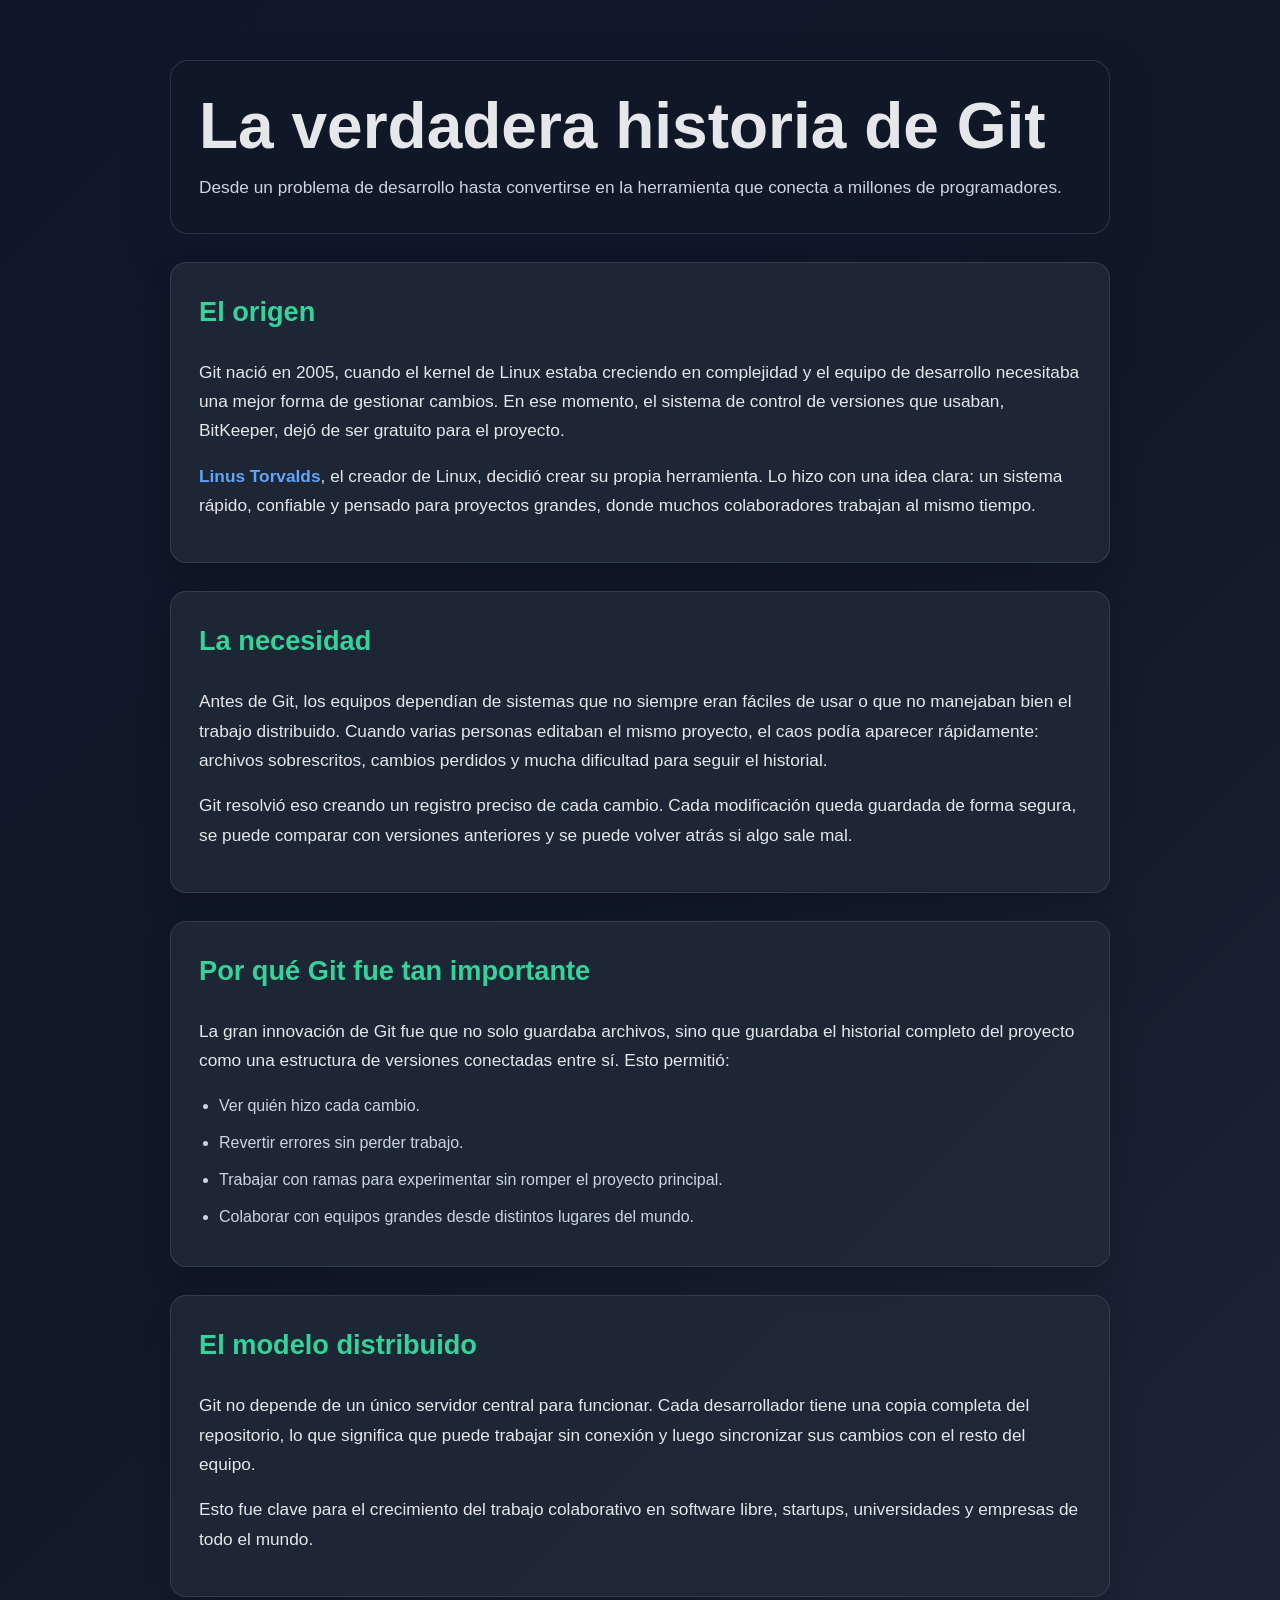
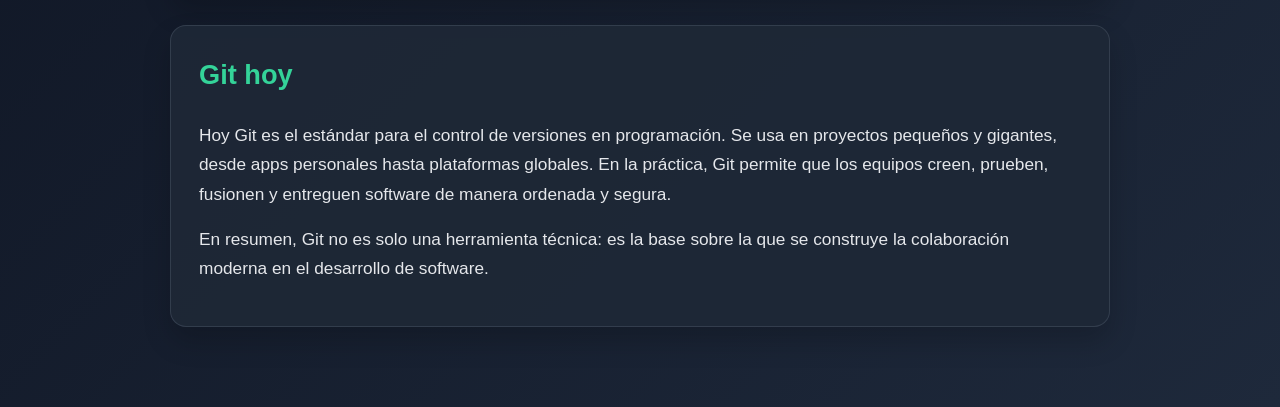
<file: index.html>
<!DOCTYPE html>
<html lang="en">

<head>
	<meta charset="UTF-8">
	<meta name="viewport" content="width=device-width, initial-scale=1.0">
	<title>La historia de Git</title>
	<link rel="stylesheet" href="style.css">
</head>

<body>
	
	<main>
		<header>
			<h1>La verdadera historia de Git</h1>
			<p class="subtitle">Desde un problema de desarrollo hasta convertirse en la herramienta que conecta a
				millones de programadores.</p>
		</header>

		<section>
			<h2>El origen</h2>
			<p>Git nació en 2005, cuando el kernel de Linux estaba creciendo en complejidad y el equipo de desarrollo
				necesitaba una mejor forma de gestionar cambios. En ese momento, el sistema de control de versiones que
				usaban, BitKeeper, dejó de ser gratuito para el proyecto.</p>
			<p><span class="highlight">Linus Torvalds</span>, el creador de Linux, decidió crear su propia herramienta.
				Lo hizo con una idea clara: un sistema rápido, confiable y pensado para proyectos grandes, donde muchos
				colaboradores trabajan al mismo tiempo.</p>
		</section>

		<section>
			<h2>La necesidad</h2>
			<p>Antes de Git, los equipos dependían de sistemas que no siempre eran fáciles de usar o que no manejaban
				bien el trabajo distribuido. Cuando varias personas editaban el mismo proyecto, el caos podía aparecer
				rápidamente: archivos sobrescritos, cambios perdidos y mucha dificultad para seguir el historial.</p>
			<p>Git resolvió eso creando un registro preciso de cada cambio. Cada modificación queda guardada de forma
				segura, se puede comparar con versiones anteriores y se puede volver atrás si algo sale mal.</p>
		</section>

		<section>
			<h2>Por qué Git fue tan importante</h2>
			<p>La gran innovación de Git fue que no solo guardaba archivos, sino que guardaba el historial completo del
				proyecto como una estructura de versiones conectadas entre sí. Esto permitió:</p>
			<ul>
				<li>Ver quién hizo cada cambio.</li>
				<li>Revertir errores sin perder trabajo.</li>
				<li>Trabajar con ramas para experimentar sin romper el proyecto principal.</li>
				<li>Colaborar con equipos grandes desde distintos lugares del mundo.</li>
			</ul>
		</section>

		<section>
			<h2>El modelo distribuido</h2>
			<p>Git no depende de un único servidor central para funcionar. Cada desarrollador tiene una copia completa
				del repositorio, lo que significa que puede trabajar sin conexión y luego sincronizar sus cambios con el
				resto del equipo.</p>
			<p>Esto fue clave para el crecimiento del trabajo colaborativo en software libre, startups, universidades y
				empresas de todo el mundo.</p>
		</section>

		<section>
			<h2>Git hoy</h2>
			<p>Hoy Git es el estándar para el control de versiones en programación. Se usa en proyectos pequeños y
				gigantes, desde apps personales hasta plataformas globales. En la práctica, Git permite que los equipos
				creen, prueben, fusionen y entreguen software de manera ordenada y segura.</p>
			<p>En resumen, Git no es solo una herramienta técnica: es la base sobre la que se construye la colaboración
				moderna en el desarrollo de software.</p>
		</section>
	</main>
</body>

</html>
</file>
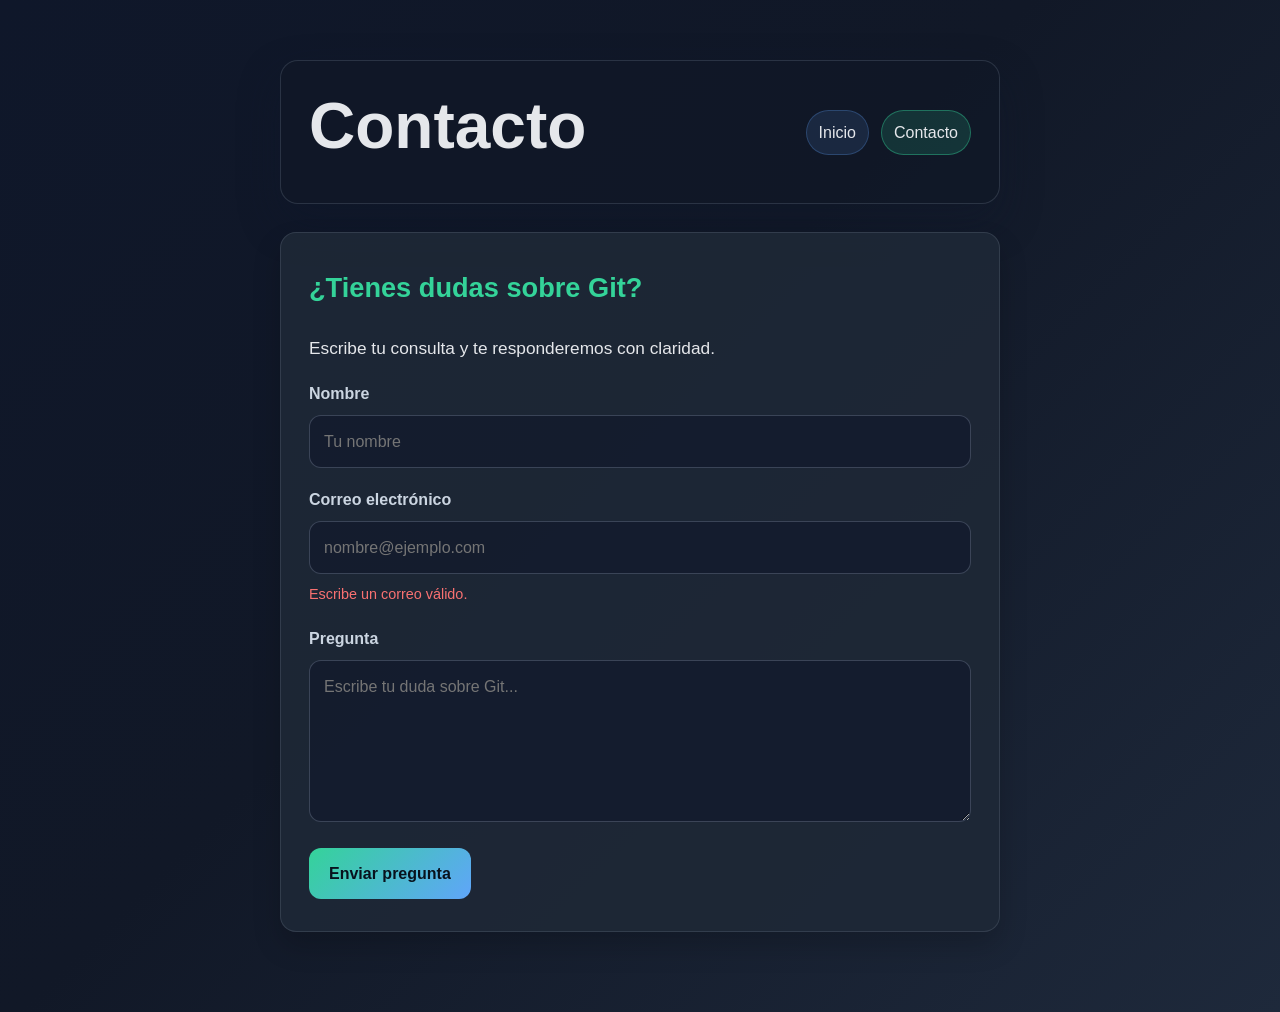
<file: contacto.html>
<!DOCTYPE html>
<html lang="es">

<head>
	<meta charset="UTF-8">
	<meta name="viewport" content="width=device-width, initial-scale=1.0">
	<title>Otro Titulo</title>
	<link rel="stylesheet" href="style.css">
	<script src="script.js" defer></script>
</head>

<body>
	<main class="contact-shell">
		<header class="topbar">
			<h1>Contacto</h1>
			<nav class="nav-links">
				<a href="index.html">Inicio</a>
				<a href="contacto.html" class="active">Contacto</a>
			</nav>
		</header>

		<section class="form-card">
			<h2>¿Tienes dudas sobre Git?</h2>
			<p>Escribe tu consulta y te responderemos con claridad.</p>

			<form id="contactForm" novalidate data-netlify="true" method="post">
				<div class="form-group">
					<label for="name">Nombre</label>
					<input id="name" name="name" type="text" placeholder="Tu nombre" required>
				</div>

				<div class="form-group">
					<label for="email">Correo electrónico</label>
					<input id="email" name="email" type="email" placeholder="nombre@ejemplo.com" required>
					<small id="emailStatus" class="status-text">Escribe un correo válido.</small>
				</div>

				<div class="form-group">
					<label for="message">Pregunta</label>
					<textarea id="message" name="message" rows="5" placeholder="Escribe tu duda sobre Git..."
						required></textarea>
				</div>

				<button id="submitBtn" type="submit">Enviar pregunta</button>
			</form>
		</section>
	</main>
</body>

</html>
</file>
<file: style.css>
:root {
    --bg: #0f172a;
    --panel: #111827;
    --card: #1f2937;
    --text: #e5e7eb;
    --muted: #cbd5e1;
    --accent: #34d399;
    --accent-2: #60a5fa;
    --danger: #f87171;
    --success: #4ade80;
    --shadow: rgba(15, 23, 42, 0.35);
}

* {
    box-sizing: border-box;
}

body {
    margin: 0;
    font-family: Arial, Helvetica, sans-serif;
    background: linear-gradient(135deg, var(--bg), #111827 45%, #1e293b);
    color: var(--text);
    line-height: 1.7;
}

main {
    max-width: 980px;
    margin: 0 auto;
    padding: 60px 20px 80px;
}

header {
    background: rgba(17, 24, 39, 0.8);
    border: 1px solid rgba(148, 163, 184, 0.2);
    border-radius: 18px;
    padding: 30px 28px;
    box-shadow: 0 18px 40px var(--shadow);
}

h1 {
    margin: 0 0 12px;
    font-size: clamp(2.2rem, 5vw, 4rem);
    line-height: 1.1;
}

.subtitle {
    margin: 0;
    color: var(--muted);
    font-size: 1.08rem;
}

section {
    margin-top: 28px;
    background: rgba(31, 41, 55, 0.9);
    border: 1px solid rgba(148, 163, 184, 0.18);
    border-radius: 16px;
    padding: 26px 28px;
    box-shadow: 0 14px 28px rgba(0, 0, 0, 0.18);
}

h2 {
    margin-top: 0;
    color: var(--accent);
    font-size: 1.7rem;
}

p {
    margin: 0 0 16px;
    font-size: 1.08rem;
    color: var(--text);
}

.highlight {
    color: var(--accent-2);
    font-weight: bold;
}

ul {
    margin: 12px 0 0 20px;
    padding: 0;
    color: var(--muted);
}

li {
    margin-bottom: 10px;
}

.contact-shell {
    max-width: 760px;
}

.topbar {
    display: flex;
    align-items: center;
    justify-content: space-between;
    gap: 20px;
}

.nav-links {
    display: flex;
    gap: 12px;
    flex-wrap: wrap;
}

.nav-links a {
    color: var(--text);
    text-decoration: none;
    padding: 8px 12px;
    border-radius: 999px;
    background: rgba(96, 165, 250, 0.12);
    border: 1px solid rgba(96, 165, 250, 0.25);
}

.nav-links a.active {
    background: rgba(52, 211, 153, 0.15);
    border-color: rgba(52, 211, 153, 0.4);
}

.form-card {
    padding: 32px 28px;
}

.form-group {
    margin-bottom: 18px;
}

label {
    display: block;
    margin-bottom: 8px;
    font-weight: bold;
    color: var(--muted);
}

input,
textarea,
button {
    font: inherit;
}

input,
textarea {
    width: 100%;
    border-radius: 12px;
    border: 1px solid rgba(148, 163, 184, 0.3);
    background: rgba(15, 23, 42, 0.6);
    color: var(--text);
    padding: 12px 14px;
}

input:focus,
textarea:focus {
    outline: 2px solid rgba(96, 165, 250, 0.8);
    border-color: transparent;
}

textarea {
    resize: vertical;
    min-height: 120px;
}

.status-text {
    display: block;
    margin-top: 8px;
    color: var(--muted);
    font-size: 0.9rem;
}

.status-text.error {
    color: var(--danger);
}

.status-text.ok {
    color: var(--success);
}

button {
    border: none;
    border-radius: 12px;
    padding: 12px 20px;
    cursor: pointer;
    background: linear-gradient(135deg, var(--accent), var(--accent-2));
    color: #08121d;
    font-weight: bold;
    transition: opacity 0.2s ease;
}

button:disabled {
    opacity: 0.5;
    cursor: not-allowed;
}

@media (max-width: 640px) {
    .topbar {
        flex-direction: column;
        align-items: flex-start;
    }

    .form-card {
        padding: 22px 18px;
    }
}
</file>
